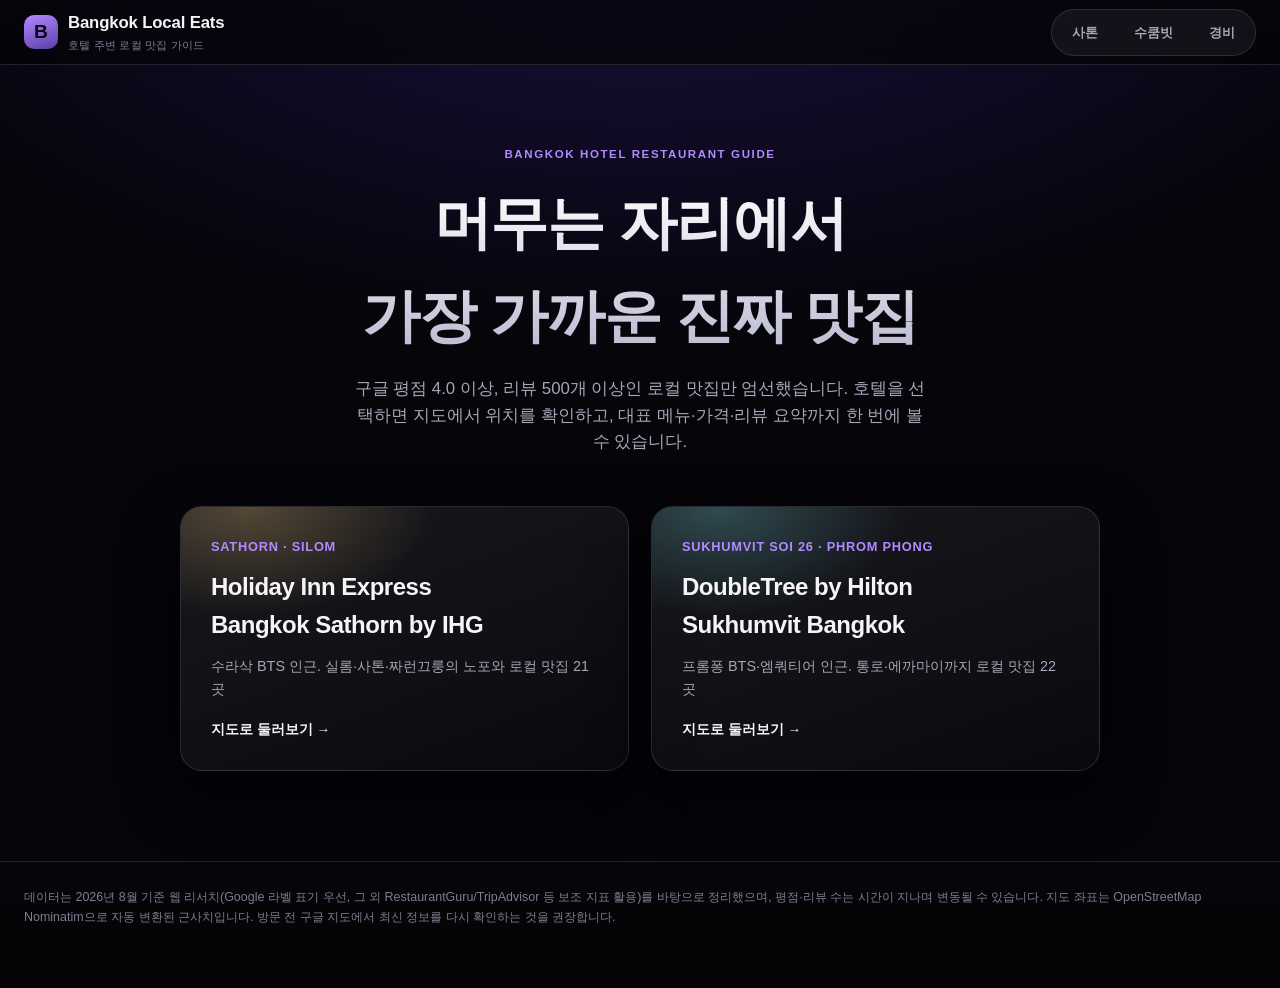
<file: index.html>
<!doctype html>
<html lang="ko">
<head>
<meta charset="utf-8">
<meta name="viewport" content="width=device-width, initial-scale=1">
<title>방콕 호텔 주변 로컬 맛집 가이드</title>
<meta name="description" content="사톤 홀리데이인 익스프레스 &amp; 수쿰빗 더블트리 힐튼 주변, 구글 평점 4.0 이상 · 리뷰 500개 이상 로컬 맛집을 지도와 함께 소개">
<meta name="color-scheme" content="dark">
<link rel="stylesheet" href="css/style.css">
</head>
<body>
<nav class="topnav">
  <div class="wrap">
    <a class="brand" href="index.html">
      <span class="mark">B</span>
      <span class="word">Bangkok Local Eats<small>호텔 주변 로컬 맛집 가이드</small></span>
    </a>
    <div class="navlinks">
      <a href="sathorn.html">사톤</a>
      <a href="sukhumvit.html">수쿰빗</a>
      <a href="expense.html">경비</a>
    </div>
  </div>
</nav>

<div class="landing-hero">
  <div class="eyebrow">Bangkok Hotel Restaurant Guide</div>
  <h1 class="gradient-text">머무는 자리에서<br>가장 가까운 진짜 맛집</h1>
  <p>구글 평점 4.0 이상, 리뷰 500개 이상인 로컬 맛집만 엄선했습니다. 호텔을 선택하면 지도에서 위치를 확인하고, 대표 메뉴·가격·리뷰 요약까지 한 번에 볼 수 있습니다.</p>
</div>

<div class="hotel-choice-grid">
  <a class="hotel-choice-card" href="sathorn.html" style="--glow:rgba(242,200,121,.28);">
    <div class="area">Sathorn · Silom</div>
    <h2>Holiday Inn Express<br>Bangkok Sathorn by IHG</h2>
    <p>수라삭 BTS 인근. 실롬·사톤·짜런끄룽의 노포와 로컬 맛집 21곳</p>
    <span class="go">지도로 둘러보기 →</span>
  </a>
  <a class="hotel-choice-card" href="sukhumvit.html" style="--glow:rgba(111,208,214,.28);">
    <div class="area">Sukhumvit Soi 26 · Phrom Phong</div>
    <h2>DoubleTree by Hilton<br>Sukhumvit Bangkok</h2>
    <p>프롬퐁 BTS·엠쿼티어 인근. 통로·에까마이까지 로컬 맛집 22곳</p>
    <span class="go">지도로 둘러보기 →</span>
  </a>
</div>

<footer class="site-footer">
  <div class="wrap">
    데이터는 2026년 8월 기준 웹 리서치(Google 라벨 표기 우선, 그 외 RestaurantGuru/TripAdvisor 등 보조 지표 활용)를 바탕으로 정리했으며, 평점·리뷰 수는 시간이 지나며 변동될 수 있습니다. 지도 좌표는 OpenStreetMap Nominatim으로 자동 변환된 근사치입니다. 방문 전 구글 지도에서 최신 정보를 다시 확인하는 것을 권장합니다.
  </div>
</footer>
</body>
</html>
</file>
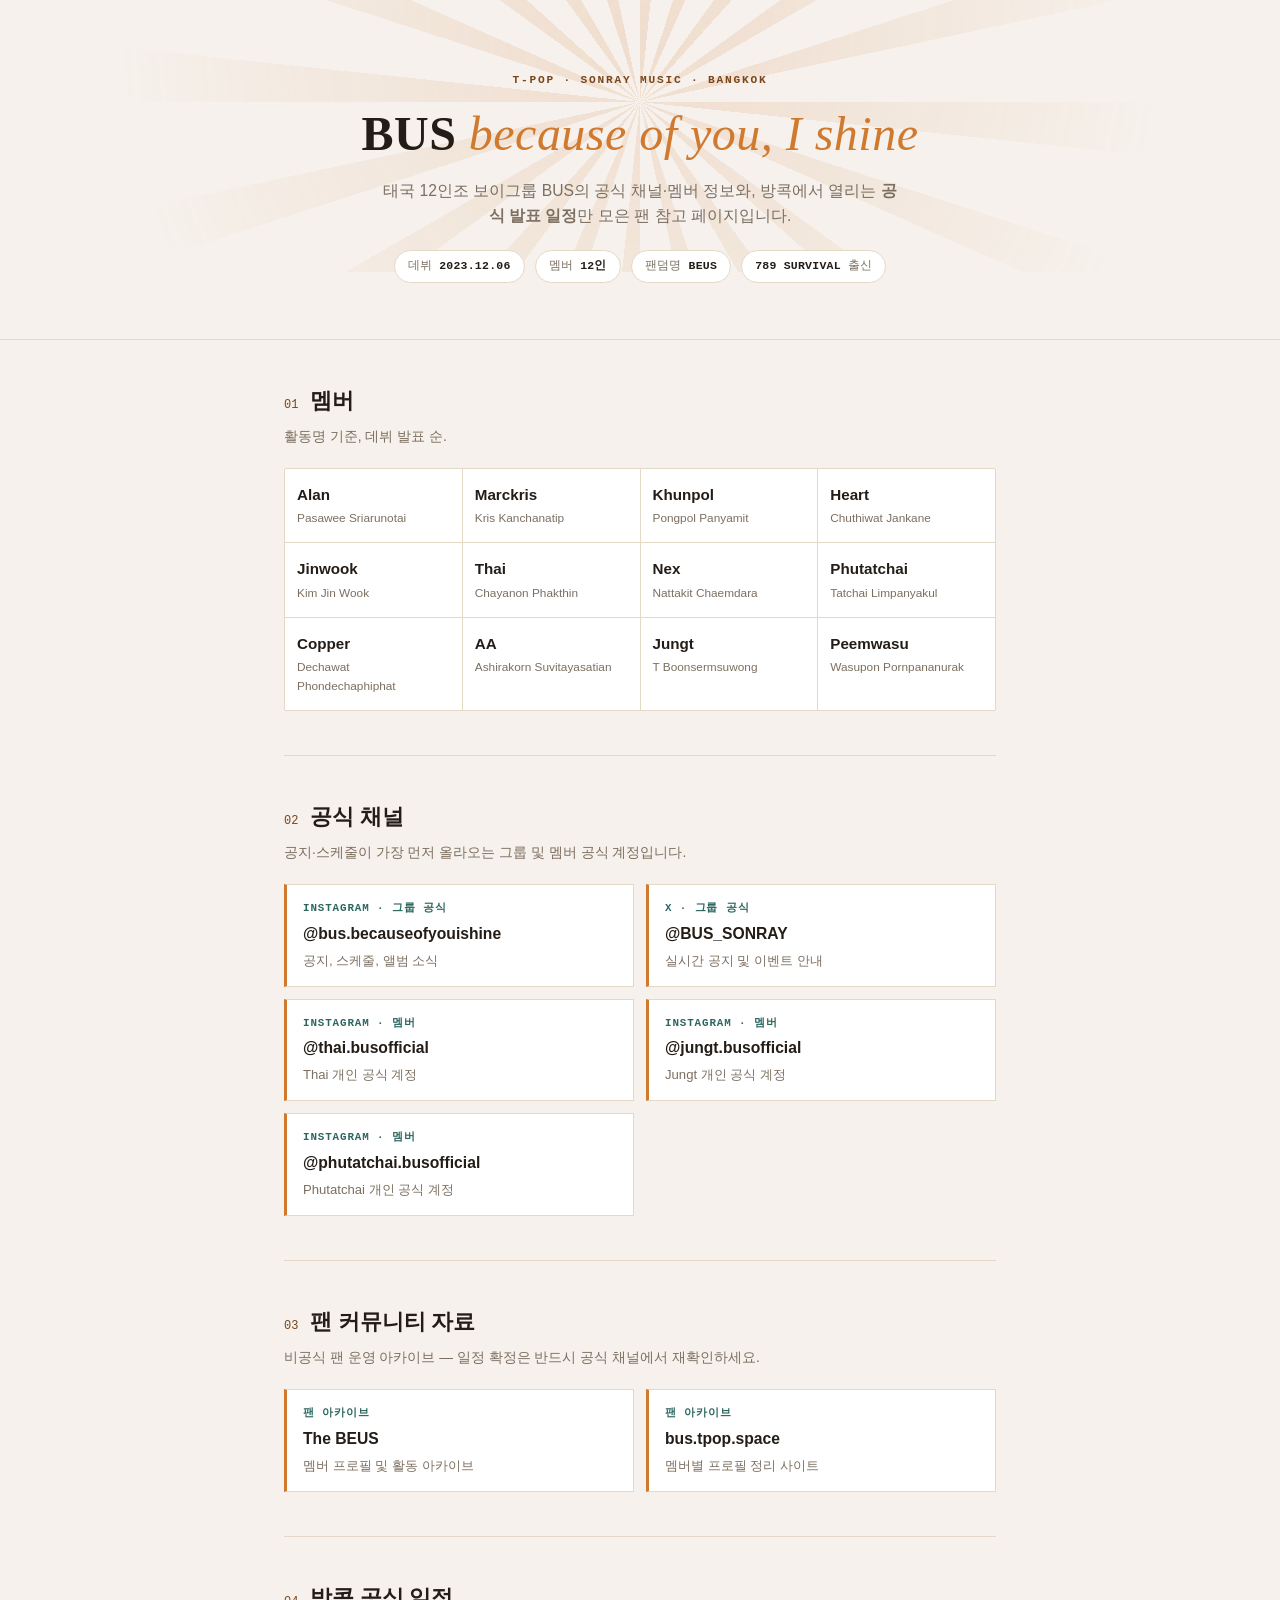
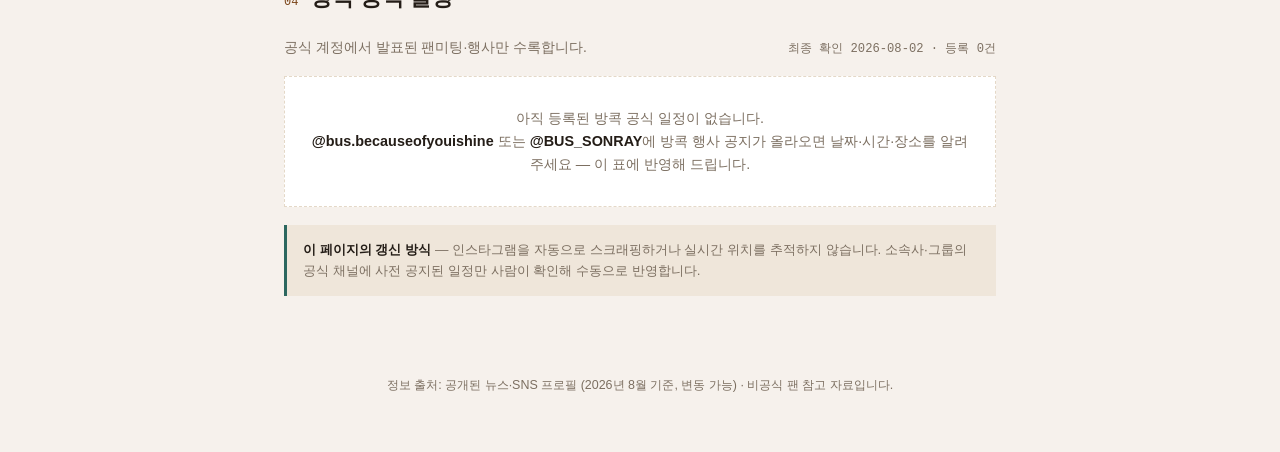
<file: bus-bangkok-events/index.html>
<!doctype html>
<html lang="ko">
<head>
<meta charset="utf-8">
<meta name="viewport" content="width=device-width, initial-scale=1">
<title>BUS (Because of You I Shine) · 방콕 공식 정보</title>
<meta name="description" content="태국 보이그룹 BUS(Because of You I Shine) 공식 채널, 멤버, 팬 자료 및 방콕 공식 발표 일정 정리 페이지">
<style>
  :root{
    --bg:#f6f1ec;
    --panel:#ffffff;
    --panel2:#efe6da;
    --text:#241d17;
    --muted:#7c6f61;
    --line:#e4d8c7;
    --accent:#cf7a2e;
    --accent-ink:#7a4519;
    --teal:#2c675f;
    --font-display:Georgia,"Iowan Old Style","Palatino Linotype",Palatino,serif;
    --font-body:-apple-system,BlinkMacSystemFont,"Segoe UI","Noto Sans KR",sans-serif;
    --font-mono:ui-monospace,"SF Mono",Menlo,Consolas,monospace;
  }
  @media (prefers-color-scheme: dark){
    :root{
      --bg:#16121e;
      --panel:#1e1929;
      --panel2:#241e33;
      --text:#f1e9dd;
      --muted:#a89bab;
      --line:#332b45;
      --accent:#f0a24a;
      --accent-ink:#ffd9a0;
      --teal:#5fc0b3;
    }
  }
  :root[data-theme="dark"]{
    --bg:#16121e; --panel:#1e1929; --panel2:#241e33; --text:#f1e9dd;
    --muted:#a89bab; --line:#332b45; --accent:#f0a24a; --accent-ink:#ffd9a0; --teal:#5fc0b3;
  }
  :root[data-theme="light"]{
    --bg:#f6f1ec; --panel:#ffffff; --panel2:#efe6da; --text:#241d17;
    --muted:#7c6f61; --line:#e4d8c7; --accent:#cf7a2e; --accent-ink:#7a4519; --teal:#2c675f;
  }

  *{box-sizing:border-box;}
  html,body{margin:0; padding:0;}
  body{
    background:var(--bg); color:var(--text);
    font-family:var(--font-body);
    line-height:1.6;
    -webkit-font-smoothing:antialiased;
  }
  a{color:var(--teal);}
  a:focus-visible, button:focus-visible{outline:2px solid var(--accent); outline-offset:2px;}

  .wrap{max-width:760px; margin:0 auto; padding:0 24px;}

  /* ---- hero ---- */
  .hero{
    position:relative;
    padding:72px 24px 56px;
    text-align:center;
    overflow:hidden;
    border-bottom:1px solid var(--line);
  }
  .hero::before{
    content:"";
    position:absolute; inset:-20% -10% auto -10%; height:340px;
    background:
      repeating-conic-gradient(from 0deg,
        color-mix(in srgb, var(--accent) 16%, transparent) 0deg 6deg,
        transparent 6deg 18deg);
    -webkit-mask-image:radial-gradient(circle at 50% 30%, black 0%, transparent 65%);
    mask-image:radial-gradient(circle at 50% 30%, black 0%, transparent 65%);
    pointer-events:none;
  }
  @media (prefers-reduced-motion: no-preference){
    .hero::before{ animation:spin 90s linear infinite; }
  }
  @keyframes spin{ to{ transform:rotate(360deg); } }
  .eyebrow{
    position:relative;
    color:var(--accent-ink); font-family:var(--font-mono);
    font-weight:600; letter-spacing:.16em; text-transform:uppercase; font-size:.7rem;
  }
  .hero h1{
    position:relative;
    font-family:var(--font-display);
    font-weight:700;
    font-size:clamp(2.1rem,5vw,3rem);
    margin:.4rem 0 .3rem;
    text-wrap:balance;
    letter-spacing:.01em;
  }
  .hero h1 em{ font-style:italic; color:var(--accent); font-weight:400; }
  .hero p.lede{
    position:relative;
    color:var(--muted); max-width:520px; margin:0 auto; font-size:.98rem;
  }
  .facts{
    position:relative;
    display:flex; gap:10px; justify-content:center; flex-wrap:wrap; margin-top:22px;
  }
  .fact{
    font-family:var(--font-mono); font-size:.72rem; letter-spacing:.02em;
    color:var(--muted); background:var(--panel); border:1px solid var(--line);
    border-radius:999px; padding:6px 13px;
  }
  .fact b{ color:var(--text); font-weight:600; }

  /* ---- sections ---- */
  section{ padding:44px 0; border-bottom:1px solid var(--line); }
  section:last-of-type{ border-bottom:none; }
  .section-head{
    display:flex; align-items:baseline; gap:12px; margin-bottom:22px;
  }
  .section-head .no{
    font-family:var(--font-mono); font-size:.75rem; color:var(--accent-ink);
  }
  .section-head h2{
    font-family:var(--font-display); font-size:1.35rem; font-weight:700; margin:0;
  }
  .section-note{ color:var(--muted); font-size:.86rem; margin:-14px 0 20px; }

  /* ---- roster ---- */
  .roster{
    display:grid; grid-template-columns:repeat(auto-fill,minmax(150px,1fr)); gap:1px;
    background:var(--line); border:1px solid var(--line); border-radius:2px; overflow:hidden;
  }
  .member{ background:var(--panel); padding:14px 12px; }
  .member .stage{ font-weight:700; font-size:.95rem; }
  .member .legal{ color:var(--muted); font-size:.74rem; margin-top:2px; }

  /* ---- link cards ---- */
  .links{ display:grid; grid-template-columns:repeat(auto-fill,minmax(230px,1fr)); gap:12px; }
  .link-card{
    display:block; background:var(--panel); border:1px solid var(--line);
    border-left:3px solid var(--accent);
    padding:15px 16px; text-decoration:none; color:var(--text);
    transition:transform .12s ease, border-color .12s ease;
  }
  .link-card:hover{ transform:translateX(2px); border-left-color:var(--teal); }
  .link-card .plat{
    font-family:var(--font-mono); font-size:.68rem; text-transform:uppercase;
    letter-spacing:.08em; color:var(--teal); font-weight:600;
  }
  .link-card .handle{ font-weight:700; margin-top:3px; font-size:.98rem; }
  .link-card .desc{ color:var(--muted); font-size:.82rem; margin-top:4px; }

  /* ---- schedule ---- */
  .meta-row{
    display:flex; justify-content:space-between; align-items:baseline;
    flex-wrap:wrap; gap:6px 16px; margin-bottom:16px;
  }
  #last-updated{
    font-family:var(--font-mono); font-size:.76rem; color:var(--muted);
    font-variant-numeric:tabular-nums;
  }
  .table-scroll{ overflow-x:auto; border:1px solid var(--line); }
  table.schedule{ width:100%; border-collapse:collapse; background:var(--panel); min-width:520px; }
  table.schedule th, table.schedule td{
    padding:12px 14px; text-align:left; border-bottom:1px solid var(--line); font-size:.88rem;
  }
  table.schedule td.when{ font-family:var(--font-mono); font-variant-numeric:tabular-nums; white-space:nowrap; }
  table.schedule th{
    background:var(--panel2); color:var(--muted); font-weight:600;
    font-size:.7rem; text-transform:uppercase; letter-spacing:.06em; font-family:var(--font-mono);
  }
  table.schedule tr:last-child td{ border-bottom:none; }
  .empty-state{
    border:1px dashed var(--line); padding:30px 24px; text-align:center;
    color:var(--muted); font-size:.9rem; background:var(--panel);
  }
  .empty-state strong{ color:var(--text); }

  .notice{
    margin-top:18px; background:var(--panel2); border-left:3px solid var(--teal);
    padding:14px 16px; font-size:.84rem; color:var(--muted);
  }
  .notice b{ color:var(--text); }

  footer{ padding:36px 24px 56px; text-align:center; color:var(--muted); font-size:.78rem; }
</style>
</head>
<body>

<header class="hero">
  <div class="eyebrow">T-POP · SONRAY MUSIC · BANGKOK</div>
  <h1>BUS <em>because of you, I shine</em></h1>
  <p class="lede">태국 12인조 보이그룹 BUS의 공식 채널·멤버 정보와, 방콕에서 열리는 <b>공식 발표 일정</b>만 모은 팬 참고 페이지입니다.</p>
  <div class="facts">
    <span class="fact">데뷔 <b>2023.12.06</b></span>
    <span class="fact">멤버 <b>12인</b></span>
    <span class="fact">팬덤명 <b>BEUS</b></span>
    <span class="fact"><b>789 SURVIVAL</b> 출신</span>
  </div>
</header>

<div class="wrap">

  <section id="members">
    <div class="section-head"><span class="no">01</span><h2>멤버</h2></div>
    <div class="section-note">활동명 기준, 데뷔 발표 순.</div>
    <div class="roster">
      <div class="member"><div class="stage">Alan</div><div class="legal">Pasawee Sriarunotai</div></div>
      <div class="member"><div class="stage">Marckris</div><div class="legal">Kris Kanchanatip</div></div>
      <div class="member"><div class="stage">Khunpol</div><div class="legal">Pongpol Panyamit</div></div>
      <div class="member"><div class="stage">Heart</div><div class="legal">Chuthiwat Jankane</div></div>
      <div class="member"><div class="stage">Jinwook</div><div class="legal">Kim Jin Wook</div></div>
      <div class="member"><div class="stage">Thai</div><div class="legal">Chayanon Phakthin</div></div>
      <div class="member"><div class="stage">Nex</div><div class="legal">Nattakit Chaemdara</div></div>
      <div class="member"><div class="stage">Phutatchai</div><div class="legal">Tatchai Limpanyakul</div></div>
      <div class="member"><div class="stage">Copper</div><div class="legal">Dechawat Phondechaphiphat</div></div>
      <div class="member"><div class="stage">AA</div><div class="legal">Ashirakorn Suvitayasatian</div></div>
      <div class="member"><div class="stage">Jungt</div><div class="legal">T Boonsermsuwong</div></div>
      <div class="member"><div class="stage">Peemwasu</div><div class="legal">Wasupon Pornpananurak</div></div>
    </div>
  </section>

  <section id="official">
    <div class="section-head"><span class="no">02</span><h2>공식 채널</h2></div>
    <div class="section-note">공지·스케줄이 가장 먼저 올라오는 그룹 및 멤버 공식 계정입니다.</div>
    <div class="links">
      <a class="link-card" href="https://www.instagram.com/bus.becauseofyouishine/" target="_blank" rel="noopener">
        <div class="plat">Instagram · 그룹 공식</div>
        <div class="handle">@bus.becauseofyouishine</div>
        <div class="desc">공지, 스케줄, 앨범 소식</div>
      </a>
      <a class="link-card" href="https://x.com/BUS_SONRAY" target="_blank" rel="noopener">
        <div class="plat">X · 그룹 공식</div>
        <div class="handle">@BUS_SONRAY</div>
        <div class="desc">실시간 공지 및 이벤트 안내</div>
      </a>
      <a class="link-card" href="https://www.instagram.com/thai.busofficial/" target="_blank" rel="noopener">
        <div class="plat">Instagram · 멤버</div>
        <div class="handle">@thai.busofficial</div>
        <div class="desc">Thai 개인 공식 계정</div>
      </a>
      <a class="link-card" href="https://www.instagram.com/jungt.busofficial/" target="_blank" rel="noopener">
        <div class="plat">Instagram · 멤버</div>
        <div class="handle">@jungt.busofficial</div>
        <div class="desc">Jungt 개인 공식 계정</div>
      </a>
      <a class="link-card" href="https://www.instagram.com/phutatchai.busofficial/" target="_blank" rel="noopener">
        <div class="plat">Instagram · 멤버</div>
        <div class="handle">@phutatchai.busofficial</div>
        <div class="desc">Phutatchai 개인 공식 계정</div>
      </a>
    </div>
  </section>

  <section id="fan-resources">
    <div class="section-head"><span class="no">03</span><h2>팬 커뮤니티 자료</h2></div>
    <div class="section-note">비공식 팬 운영 아카이브 — 일정 확정은 반드시 공식 채널에서 재확인하세요.</div>
    <div class="links">
      <a class="link-card" href="https://thebeus.com/" target="_blank" rel="noopener">
        <div class="plat">팬 아카이브</div>
        <div class="handle">The BEUS</div>
        <div class="desc">멤버 프로필 및 활동 아카이브</div>
      </a>
      <a class="link-card" href="https://bus.tpop.space/" target="_blank" rel="noopener">
        <div class="plat">팬 아카이브</div>
        <div class="handle">bus.tpop.space</div>
        <div class="desc">멤버별 프로필 정리 사이트</div>
      </a>
    </div>
  </section>

  <section id="schedule">
    <div class="section-head"><span class="no">04</span><h2>방콕 공식 일정</h2></div>
    <div class="meta-row">
      <div class="section-note" style="margin:0;">공식 계정에서 발표된 팬미팅·행사만 수록합니다.</div>
      <div id="last-updated">최종 확인 2026-08-02 · 등록 0건</div>
    </div>

    <div class="empty-state" id="schedule-empty">
      아직 등록된 방콕 공식 일정이 없습니다.<br>
      <strong>@bus.becauseofyouishine</strong> 또는 <strong>@BUS_SONRAY</strong>에 방콕 행사 공지가 올라오면
      날짜·시간·장소를 알려주세요 — 이 표에 반영해 드립니다.
    </div>

    <div class="table-scroll" hidden>
      <table class="schedule" id="schedule-table">
        <thead>
          <tr><th>날짜</th><th>시간</th><th>장소</th><th>행사</th><th>출처</th></tr>
        </thead>
        <tbody id="schedule-body">
          <!-- 공식 발표가 확인되는 대로 이 위치에 행을 추가합니다. -->
        </tbody>
      </table>
    </div>

    <div class="notice">
      <b>이 페이지의 갱신 방식</b> — 인스타그램을 자동으로 스크래핑하거나 실시간 위치를 추적하지 않습니다.
      소속사·그룹의 공식 채널에 사전 공지된 일정만 사람이 확인해 수동으로 반영합니다.
    </div>
  </section>

</div>

<footer>
  정보 출처: 공개된 뉴스·SNS 프로필 (2026년 8월 기준, 변동 가능) · 비공식 팬 참고 자료입니다.
</footer>

</body>
</html>
</file>
<file: css/style.css>
/* ==========================================================================
   Bangkok Local Eats — "dark launch page" identity (Concept 4)
   Deliberately single-theme (dark), like Apple's event/launch pages —
   spotlight glows, gradient headlines, system font stack (San Francisco on
   Apple devices, matching platform fonts elsewhere). No light variant.
   ========================================================================== */

:root{
  --bg:#050507;
  --bg-glow:radial-gradient(120% 90% at 50% -12%, #1c1042 0%, #05050a 55%);
  --surface:rgba(255,255,255,.055);
  --surface-hi:rgba(255,255,255,.09);
  --border:rgba(255,255,255,.12);
  --border-hi:rgba(255,255,255,.22);
  --text:#f5f5f7;
  --text-dim:#a6a6b8;
  --text-faint:#7d7d92;

  --purple:#b389ff;     /* primary accent — spotlight glow / eyebrows / links */
  --gold:#f2c879;       /* secondary accent — ratings / price */
  --good:#5ecb8a;
  --bad:#e0796a;

  --shadow:0 10px 30px rgba(0,0,0,.45);
  --shadow-lg:0 24px 60px rgba(0,0,0,.6);
  --radius:16px;
  color-scheme: dark;
}

/* category glow palette (map pins, tags, card spotlights) */
:root{
  --cat-thai-comfort:#f2c879; --cat-fine-dining:#7fb2e0; --cat-isaan:#ff8f78;
  --cat-halal:#a6d47a; --cat-noodle-bbq:#e0a35c; --cat-indian:#f0955a;
  --cat-seafood:#6fd0d6; --cat-northern:#8fd39a; --cat-japanese:#d98fc2;
  --cat-hotpot:#ff8a6b; --cat-italian:#8fd39a;
}

/* expense-tracker categorical palette (validated for CVD + dark-surface contrast) */
:root{
  --exp-transport:#3987e5; --exp-food:#d95926; --exp-shopping:#199e70;
  --exp-lodging:#c98500; --exp-flight:#d55181; --exp-other:#008300;
}

*{ box-sizing:border-box; }
html{ -webkit-text-size-adjust:100%; scroll-behavior:smooth; }
body{
  margin:0; color:var(--text);
  background:var(--bg-glow), var(--bg);
  background-attachment:fixed;
  font-family:-apple-system,BlinkMacSystemFont,"SF Pro Text","Segoe UI","Apple SD Gothic Neo","Malgun Gothic","Noto Sans KR","Noto Sans Thai","Leelawadee UI",sans-serif;
  line-height:1.6; font-size:15.5px;
}
h1,h2,h3{ text-wrap:balance; letter-spacing:-0.02em; font-weight:800; }
.mono{ font-family: ui-monospace,"SF Mono","Cascadia Mono","Roboto Mono",Consolas,monospace; font-variant-numeric:tabular-nums; }
a{ color:inherit; }
img{ max-width:100%; display:block; }
.wrap{ max-width:1320px; margin:0 auto; padding:0 24px; }
@media (prefers-reduced-motion: reduce){ *{ animation-duration:.001ms !important; transition-duration:.001ms !important; scroll-behavior:auto !important; } }
:focus-visible{ outline:2px solid var(--purple); outline-offset:2px; }

.gradient-text{ background:linear-gradient(180deg,#fff,#b8b8d0); -webkit-background-clip:text; background-clip:text; color:transparent; }

/* ---------------- nav ---------------- */
.topnav{ position:sticky; top:0; z-index:60; background:rgba(5,5,7,.72); backdrop-filter:blur(16px); -webkit-backdrop-filter:blur(16px); border-bottom:1px solid var(--border); }
.topnav .wrap{ display:flex; align-items:center; justify-content:space-between; height:64px; gap:16px; }
.brand{ display:flex; align-items:center; gap:10px; text-decoration:none; color:inherit; }
.brand .mark{ font-weight:800; font-size:1.2rem; width:34px; height:34px; border-radius:10px; background:linear-gradient(160deg,var(--purple),#5b3fa8); display:flex; align-items:center; justify-content:center; color:#0c0716; flex-shrink:0; }
.brand .word{ font-weight:700; font-size:1.05rem; letter-spacing:-0.01em; }
.brand .word small{ display:block; font-weight:500; font-size:.68rem; color:var(--text-faint); letter-spacing:.02em; }
.navlinks{ display:flex; gap:4px; background:var(--surface); padding:4px; border-radius:999px; flex-shrink:0; border:1px solid var(--border); }
.navlinks a{ text-decoration:none; font-size:.82rem; font-weight:600; padding:8px 16px; border-radius:999px; color:var(--text-dim); white-space:nowrap; }
.navlinks a.active, .navlinks a:hover{ background:var(--text); color:#0c0716; }

@media (max-width:520px){
  .topnav .wrap{ height:auto; padding-top:10px; padding-bottom:10px; flex-wrap:wrap; row-gap:8px; }
  .brand .word small{ display:none; }
  .navlinks a{ padding:7px 12px; font-size:.78rem; }
}

/* ---------------- masthead ---------------- */
.masthead{ padding:46px 0 34px; position:relative; }
.eyebrow{ text-transform:uppercase; letter-spacing:.14em; font-size:.72rem; font-weight:700; color:var(--purple); }
.masthead h1{ font-size:clamp(2rem,4.4vw,3.2rem); margin:12px 0 12px; }
.masthead .desc{ color:var(--text-dim); max-width:640px; margin:0 0 22px; font-size:.97rem; }
.stat-strip{ display:flex; gap:28px; flex-wrap:wrap; align-items:baseline; border-top:1px solid var(--border); padding-top:18px; }
.stat{ display:flex; flex-direction:column; }
.stat b{ font-size:1.6rem; font-weight:800; }
.stat span{ font-size:.68rem; text-transform:uppercase; letter-spacing:.06em; color:var(--text-faint); }
.masthead-cta{ margin-left:auto; align-self:center; }
.maps-btn{ display:inline-flex; align-items:center; gap:7px; text-decoration:none; background:var(--text); color:#0c0716; font-weight:700; font-size:.84rem; padding:12px 22px; border-radius:999px; }

/* ---------------- notice ---------------- */
.notice{ background:var(--surface); border:1px solid var(--border); border-left:3px solid var(--purple); border-radius:12px; padding:13px 18px; font-size:.79rem; line-height:1.65; margin:20px 0; color:var(--text-dim); }
.notice b{ color:var(--purple); }

/* ---------------- toolbar ---------------- */
.toolbar{ display:flex; gap:10px; flex-wrap:wrap; align-items:center; padding:6px 0 18px; }
.toolbar input[type="search"], .toolbar select{ border:1px solid var(--border); background:var(--surface); color:var(--text); border-radius:10px; padding:10px 13px; font-size:.85rem; font-family:inherit; }
.toolbar input[type="search"]{ flex:1; min-width:200px; }
.toolbar input[type="search"]::placeholder{ color:var(--text-faint); }
.count-tag{ font-size:.78rem; color:var(--text-faint); margin-left:auto; white-space:nowrap; }

/* ---------------- split layout: list + map ---------------- */
.split{ display:grid; grid-template-columns:minmax(360px,460px) 1fr; gap:22px; align-items:start; padding-bottom:60px; }
@media (max-width:980px){ .split{ grid-template-columns:1fr; } }

.list-col{
  display:flex; flex-direction:column; gap:12px; min-width:0;
  max-height:calc(100vh - 90px); max-height:calc(100dvh - 90px);
  overflow-y:auto; padding-right:6px; scrollbar-width:thin;
}
@media (max-width:980px){ .list-col{ max-height:none; overflow:visible; } }

.map-col{
  position:sticky; top:82px; min-width:0;
  height:calc(100vh - 110px); height:calc(100dvh - 110px);
  min-height:420px; border-radius:var(--radius); overflow:hidden; box-shadow:var(--shadow-lg); border:1px solid var(--border);
}
@media (max-width:980px){ .map-col{ position:relative; top:0; height:340px; order:-1; margin-bottom:6px; } }
#map{ width:100%; height:100%; background:#0c0c12; }
#map .leaflet-tile{ filter:saturate(.85) brightness(.92); }

/* list item card — spotlight-glow treatment (Concept 4) */
.item{
  background:linear-gradient(160deg, rgba(255,255,255,.07), rgba(255,255,255,.02));
  border:1px solid var(--border); border-radius:var(--radius); overflow:hidden;
  transition:border-color .15s ease, transform .15s ease; scroll-margin-top:90px;
  position:relative;
}
.item.highlight{ border-color:var(--border-hi); box-shadow:0 0 0 3px color-mix(in srgb, var(--purple) 35%, transparent), var(--shadow-lg); }

.item-row{ display:flex; gap:12px; padding:13px; cursor:pointer; align-items:center; }
.thumb{ width:64px; height:64px; border-radius:12px; flex-shrink:0; overflow:hidden; position:relative; display:flex; align-items:center; justify-content:center; color:#0c0716; font-weight:800; font-size:1.4rem; }
.thumb img{ width:100%; height:100%; object-fit:cover; }
.thumb .rank{ position:absolute; top:2px; left:3px; font-size:.58rem; background:rgba(0,0,0,.45); color:#fff; padding:1px 5px; border-radius:6px; font-family:ui-monospace,monospace; }

.item-main{ flex:1; min-width:0; }
.item-title-row{ display:flex; justify-content:space-between; gap:8px; align-items:baseline; }
.item-title{ font-weight:700; font-size:1rem; margin:0; white-space:nowrap; overflow:hidden; text-overflow:ellipsis; letter-spacing:-0.01em; }
.item-stars{ font-size:.78rem; color:var(--gold); font-weight:700; white-space:nowrap; flex-shrink:0; }
.item-sub{ font-size:.76rem; color:var(--text-faint); display:flex; gap:8px; margin-top:3px; flex-wrap:wrap; }
.chev{ flex-shrink:0; color:var(--text-faint); transition:transform .15s ease; font-size:.8rem; }
.item.open .chev{ transform:rotate(180deg); }

.item-detail{ display:none; border-top:1px solid var(--border); padding:16px 16px 18px; }
.item.open .item-detail{ display:block; }

.detail-photos{ display:grid; grid-template-columns:1fr 1fr; gap:8px; margin-bottom:12px; }
.detail-photos img{ width:100%; height:130px; object-fit:cover; border-radius:10px; background:var(--surface); }
.detail-photos .ph-empty{ height:130px; border-radius:10px; background:var(--surface); border:1px dashed var(--border); display:flex; align-items:center; justify-content:center; font-size:.7rem; color:var(--text-faint); text-align:center; padding:8px; }

.tag-row{ display:flex; flex-wrap:wrap; gap:6px; margin-bottom:10px; }
.tag{ font-size:.68rem; padding:3px 10px; border-radius:999px; background:color-mix(in srgb, var(--purple) 20%, transparent); color:var(--purple); font-weight:700; }
.tag.bib{ background:color-mix(in srgb, var(--gold) 22%, transparent); color:var(--gold); }
.tag.conf-low{ background:color-mix(in srgb, var(--bad) 20%, transparent); color:var(--bad); }

.meta-line{ font-size:.8rem; color:var(--text-dim); margin-bottom:8px; }
.price-line{ font-size:.85rem; font-weight:700; color:var(--text); margin-bottom:10px; }
.price-line .mono{ color:var(--gold); }

.dish-chips{ display:flex; flex-wrap:wrap; gap:5px; margin-bottom:12px; }
.dish-chip{ font-size:.73rem; background:var(--surface); border:1px solid var(--border); padding:4px 9px; border-radius:8px; color:var(--text-dim); }

.gb-row{ display:grid; grid-template-columns:1fr 1fr; gap:8px; margin-bottom:12px; }
.gb-box{ border-radius:10px; padding:9px 11px; font-size:.73rem; border:1px solid var(--border); }
.gb-box.good{ background:color-mix(in srgb, var(--good) 12%, transparent); }
.gb-box.bad{ background:color-mix(in srgb, var(--bad) 10%, transparent); }
.gb-box .gb-title{ font-weight:700; margin-bottom:4px; display:block; }
.gb-box.good .gb-title{ color:var(--good); }
.gb-box.bad .gb-title{ color:var(--bad); }
.gb-box ul{ margin:0; padding-left:14px; color:var(--text-dim); }
.gb-box li{ margin-bottom:2px; }

.detail-actions{ display:flex; gap:8px; }
.btn{ flex:1; text-align:center; text-decoration:none; font-size:.8rem; font-weight:700; padding:11px; border-radius:10px; border:1px solid var(--border); cursor:pointer; background:var(--text); color:#0c0716; font-family:inherit; }
.btn.ghost{ background:transparent; color:var(--text); }

/* leaflet marker + popup skinning */
.pin{ width:26px; height:26px; border-radius:50% 50% 50% 0; transform:rotate(-45deg); border:2px solid #0c0c12; box-shadow:0 2px 10px rgba(0,0,0,.5); display:flex; align-items:center; justify-content:center; }
.pin span{ transform:rotate(45deg); font-size:.72rem; }
.pin.hotel-pin{ width:34px; height:34px; background:var(--purple) !important; border-color:#fff; }
.leaflet-popup-content-wrapper{ border-radius:12px; font-family:inherit; background:#15121f; color:var(--text); }
.leaflet-popup-tip{ background:#15121f; }
.leaflet-popup-content{ margin:11px 14px; font-size:.82rem; }
.popup-title{ font-weight:700; margin-bottom:3px; }
.popup-link{ color:var(--purple); font-weight:700; font-size:.78rem; }

.empty-state{ text-align:center; padding:50px 16px; color:var(--text-faint); }

/* ---------------- footer ---------------- */
.site-footer{ border-top:1px solid var(--border); padding:26px 0 60px; color:var(--text-faint); font-size:.78rem; }

/* ---------------- landing page ---------------- */
.landing-hero{ text-align:center; padding:80px 20px 40px; position:relative; }
.landing-hero h1{ font-size:clamp(2.2rem,5.4vw,3.6rem); margin:14px 0 14px; }
.landing-hero p{ color:var(--text-dim); max-width:580px; margin:0 auto; font-size:1.05rem; }
.hotel-choice-grid{ display:grid; grid-template-columns:1fr 1fr; gap:22px; max-width:960px; margin:10px auto 90px; padding:0 20px; position:relative; z-index:2; }
@media (max-width:760px){ .hotel-choice-grid{ grid-template-columns:1fr; } }
.hotel-choice-card{
  background:linear-gradient(160deg, rgba(255,255,255,.08), rgba(255,255,255,.02));
  border:1px solid var(--border); border-radius:22px; padding:30px; text-decoration:none; color:var(--text);
  box-shadow:var(--shadow-lg); display:flex; flex-direction:column; gap:10px; transition:transform .15s ease, border-color .15s ease;
  position:relative; overflow:hidden;
}
.hotel-choice-card::before{ content:""; position:absolute; inset:0; background:radial-gradient(60% 60% at 15% 0%, var(--glow,rgba(179,137,255,.28)), transparent 70%); pointer-events:none; }
.hotel-choice-card:hover{ transform:translateY(-4px); border-color:var(--border-hi); }
.hotel-choice-card .area{ color:var(--purple); font-weight:700; font-size:.8rem; text-transform:uppercase; letter-spacing:.06em; position:relative; }
.hotel-choice-card h2{ margin:0; font-size:1.5rem; position:relative; }
.hotel-choice-card p{ color:var(--text-dim); font-size:.9rem; margin:0; position:relative; }
.hotel-choice-card .go{ margin-top:8px; font-weight:700; color:var(--text); font-size:.85rem; position:relative; }

/* ---------------- expense tracker ---------------- */
.exp-summary-grid{ display:grid; grid-template-columns:repeat(4,1fr); gap:14px; padding:26px 0 8px; }
@media (max-width:820px){ .exp-summary-grid{ grid-template-columns:1fr 1fr; } }
.exp-stat-card{
  background:linear-gradient(160deg, rgba(255,255,255,.07), rgba(255,255,255,.02));
  border:1px solid var(--border); border-radius:var(--radius); padding:18px 20px;
}
.exp-stat-card .label{ font-size:.7rem; text-transform:uppercase; letter-spacing:.06em; color:var(--text-faint); margin-bottom:8px; }
.exp-stat-card .value{ font-size:1.5rem; font-weight:800; font-variant-numeric:tabular-nums; }
.exp-stat-card .sub{ font-size:.76rem; color:var(--text-dim); margin-top:4px; font-variant-numeric:tabular-nums; }
.exp-stat-card .value.warn{ color:var(--bad); }

.exp-card{
  background:linear-gradient(160deg, rgba(255,255,255,.06), rgba(255,255,255,.015));
  border:1px solid var(--border); border-radius:var(--radius); padding:22px 24px; margin:18px 0;
}
.exp-card h2{ margin:0 0 16px; font-size:1.05rem; letter-spacing:-0.01em; }

/* category bar chart */
.exp-bars{ display:flex; flex-direction:column; gap:12px; }
.exp-bar-row{ display:grid; grid-template-columns:96px 1fr 120px; gap:12px; align-items:center; }
@media (max-width:560px){ .exp-bar-row{ grid-template-columns:76px 1fr 92px; gap:8px; } }
.exp-bar-row .cat-label{ font-size:.82rem; font-weight:700; display:flex; align-items:center; gap:7px; }
.exp-bar-row .cat-dot{ width:9px; height:9px; border-radius:50%; flex-shrink:0; }
.exp-bar-track{ height:12px; border-radius:6px; background:var(--surface); overflow:hidden; }
.exp-bar-fill{ height:100%; border-radius:6px; min-width:4px; transition:width .3s ease; }
.exp-bar-row .cat-value{ font-size:.8rem; font-variant-numeric:tabular-nums; text-align:right; color:var(--text-dim); }
.exp-bar-row .cat-value b{ color:var(--text); font-weight:700; }

/* input form */
.exp-form{ display:grid; grid-template-columns:repeat(6,1fr); gap:10px; align-items:end; }
@media (max-width:920px){ .exp-form{ grid-template-columns:1fr 1fr 1fr; } }
@media (max-width:560px){ .exp-form{ grid-template-columns:1fr 1fr; } }
.exp-field{ display:flex; flex-direction:column; gap:5px; min-width:0; }
.exp-field label{ font-size:.7rem; color:var(--text-faint); text-transform:uppercase; letter-spacing:.05em; }
.exp-field input, .exp-field select{
  border:1px solid var(--border); background:var(--surface); color:var(--text);
  border-radius:10px; padding:9px 11px; font-size:.85rem; font-family:inherit; width:100%;
}
.exp-field.amount-field{ display:grid; grid-template-columns:1fr auto; gap:6px; }
.exp-field.amount-field label{ grid-column:1 / -1; }
.exp-field.span2{ grid-column:span 2; }
@media (max-width:560px){ .exp-field.span2{ grid-column:span 2; } }
.exp-submit{ grid-column:span 1; }
.exp-form .btn{ padding:10px 14px; font-size:.82rem; white-space:nowrap; }
.exp-rate-note{ font-size:.72rem; color:var(--text-faint); margin-top:10px; }
.exp-rate-note input{ width:56px; border:1px solid var(--border); background:var(--surface); color:var(--text); border-radius:6px; padding:2px 6px; font-family:inherit; font-size:.72rem; }
.exp-rate-note.warn{ color:var(--bad); }

/* toolbar row above the daily list */
.exp-toolbar{ display:flex; align-items:center; gap:12px; padding:8px 0 4px; flex-wrap:wrap; }
.exp-toolbar .btn{ padding:9px 16px; font-size:.78rem; }

/* daily groups */
.day-group{
  border:1px solid var(--border); border-radius:var(--radius); margin-bottom:12px; overflow:hidden;
  background:linear-gradient(160deg, rgba(255,255,255,.05), rgba(255,255,255,.01));
}
.day-header{
  display:flex; justify-content:space-between; align-items:center; gap:10px;
  padding:13px 18px; cursor:pointer; user-select:none;
}
.day-header .day-title{ font-weight:700; font-size:.92rem; display:flex; align-items:center; gap:10px; }
.day-header .day-title .wd{ color:var(--text-faint); font-weight:500; font-size:.78rem; }
.day-header .day-total{ font-weight:700; font-variant-numeric:tabular-nums; font-size:.9rem; color:var(--gold); }
.day-header .chev{ transition:transform .15s ease; }
.day-group.open .day-header .chev{ transform:rotate(180deg); }
.day-rows{ display:none; border-top:1px solid var(--border); }
.day-group.open .day-rows{ display:block; }

.exp-row{
  display:grid; grid-template-columns:1fr auto auto auto; gap:12px; align-items:center;
  padding:11px 18px; border-top:1px solid var(--border); font-size:.83rem;
}
.exp-row:first-child{ border-top:none; }
@media (max-width:640px){ .exp-row{ grid-template-columns:1fr auto; row-gap:4px; } .exp-row .exp-amt, .exp-row .exp-method{ grid-column:2; justify-self:end; } }
.exp-row .exp-main{ min-width:0; }
.exp-row .exp-place{ font-weight:600; }
.exp-row .exp-detail{ color:var(--text-dim); font-size:.78rem; margin-top:2px; }
.exp-row .exp-note{ color:var(--text-faint); font-size:.72rem; margin-top:2px; }
.exp-row .exp-amt{ text-align:right; font-variant-numeric:tabular-nums; white-space:nowrap; }
.exp-row .exp-amt .krw{ font-weight:700; }
.exp-row .exp-amt .thb{ color:var(--text-faint); font-size:.74rem; display:block; }
.exp-row .exp-method{ font-size:.68rem; padding:3px 9px; border-radius:999px; background:var(--surface); color:var(--text-dim); white-space:nowrap; }
.exp-row .exp-del{ background:transparent; border:1px solid var(--border); color:var(--text-faint); border-radius:8px; width:26px; height:26px; cursor:pointer; font-size:.8rem; line-height:1; flex-shrink:0; }
.exp-row .exp-del:hover{ color:var(--bad); border-color:var(--bad); }
.cat-pill{ width:7px; height:7px; border-radius:50%; display:inline-block; margin-right:6px; flex-shrink:0; }
</file>
